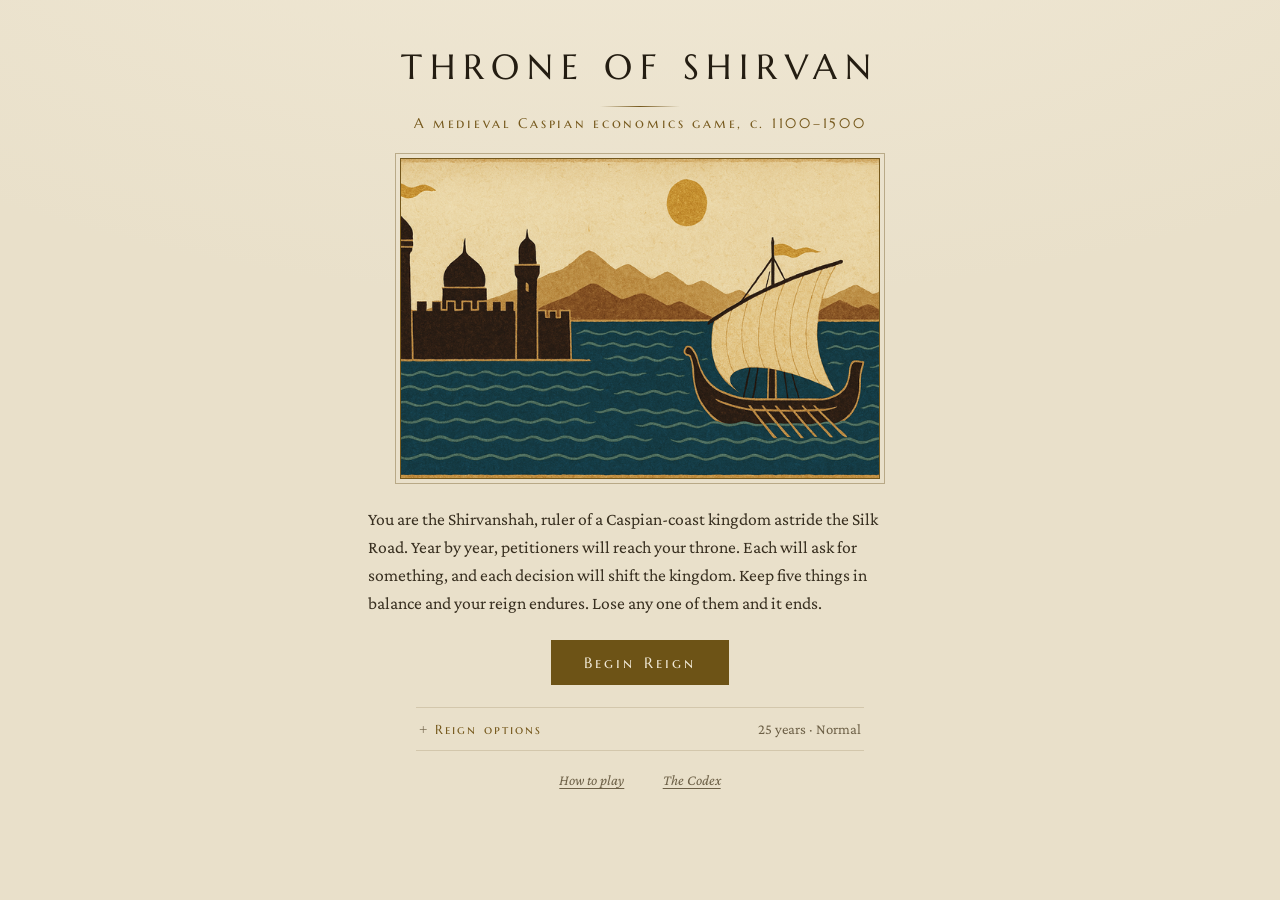
<file: index.html>
<!DOCTYPE html>
<html lang="en">
  <head>
    <meta charset="UTF-8" />
    <meta name="viewport" content="width=device-width, initial-scale=1.0" />
    <title>Throne of Shirvan</title>
    <meta
      name="description"
      content="A Reigns-style card game set in the medieval Shirvanshah court on the Caspian. Balance five stats across a reign; every choice teaches one piece of Caspian economic history."
    />
    <meta name="theme-color" content="#211c16" />
    <link
      rel="icon"
      href="data:image/svg+xml,%3Csvg xmlns='http://www.w3.org/2000/svg' viewBox='0 0 32 32'%3E%3Crect width='32' height='32' fill='%23211c16'/%3E%3Cpath d='M16 5l7 11-7 11-7-11z' fill='%23b08d3f'/%3E%3C/svg%3E"
    />
    <link rel="preconnect" href="https://fonts.googleapis.com" />
    <link rel="preconnect" href="https://fonts.gstatic.com" crossorigin />
    <!-- Browsers hold back the game's script until every ordinary stylesheet has
         loaded, so on a network that stalls Google Fonts the title screen would
         show with buttons that do nothing. Loading it as "print" and switching it
         on when it arrives keeps the fonts from ever blocking the game. -->
    <link
      href="https://fonts.googleapis.com/css2?family=Marcellus&family=Marcellus+SC&family=Crimson+Pro:ital,wght@0,400;0,500;0,600;1,400;1,500&display=swap"
      rel="stylesheet"
      media="print"
      onload="this.media = 'all'"
    />
    <link rel="stylesheet" href="src/style.css" />
  </head>
  <body>
    <main id="app">
      <header class="hud">
        <div class="hud-toggles">
        <button
          type="button"
          class="audio-toggle"
          id="audio-toggle"
          aria-pressed="false"
          aria-label="Music: off"
          title="Music"
        >
          <svg class="audio-icon" viewBox="0 0 24 24" aria-hidden="true">
            <path
              d="M9 18V6l10-2v12"
              stroke="currentColor"
              stroke-width="1.6"
              fill="none"
              stroke-linecap="round"
              stroke-linejoin="round"
            />
            <circle cx="6.5" cy="18" r="2.5" fill="currentColor" />
            <circle cx="16.5" cy="16" r="2.5" fill="currentColor" />
            <line
              class="audio-mute"
              x1="3"
              y1="3"
              x2="22"
              y2="22"
              stroke="currentColor"
              stroke-width="1.8"
              stroke-linecap="round"
            />
          </svg>
        </button>
        <button
          type="button"
          class="audio-toggle"
          id="sfx-toggle"
          aria-pressed="true"
          aria-label="Sound effects: on"
          title="Sound effects"
        >
          <svg class="audio-icon" viewBox="0 0 24 24" aria-hidden="true">
            <path d="M3 9v6h4l5 5V4L7 9H3z" fill="currentColor" />
            <path
              class="audio-wave"
              d="M16 7.5c1.4 1 2.3 2.7 2.3 4.5s-.9 3.5-2.3 4.5"
              stroke="currentColor"
              stroke-width="1.6"
              fill="none"
              stroke-linecap="round"
            />
            <path
              class="audio-wave"
              d="M19 5c2.2 1.7 3.6 4.2 3.6 7s-1.4 5.3-3.6 7"
              stroke="currentColor"
              stroke-width="1.6"
              fill="none"
              stroke-linecap="round"
            />
            <line
              class="audio-mute"
              x1="3"
              y1="3"
              x2="22"
              y2="22"
              stroke="currentColor"
              stroke-width="1.8"
              stroke-linecap="round"
            />
          </svg>
        </button>
        <button
          type="button"
          class="theme-toggle"
          id="theme-toggle"
          aria-label="Switch to light"
          title="Light or dark"
        >
          <svg class="theme-icon theme-icon-sun" viewBox="0 0 24 24" aria-hidden="true">
            <circle cx="12" cy="12" r="4.5" fill="none" stroke="currentColor" stroke-width="1.6" />
            <g stroke="currentColor" stroke-width="1.6" stroke-linecap="round">
              <line x1="12" y1="2.5" x2="12" y2="5" />
              <line x1="12" y1="19" x2="12" y2="21.5" />
              <line x1="2.5" y1="12" x2="5" y2="12" />
              <line x1="19" y1="12" x2="21.5" y2="12" />
              <line x1="5.4" y1="5.4" x2="7.2" y2="7.2" />
              <line x1="16.8" y1="16.8" x2="18.6" y2="18.6" />
              <line x1="5.4" y1="18.6" x2="7.2" y2="16.8" />
              <line x1="16.8" y1="7.2" x2="18.6" y2="5.4" />
            </g>
          </svg>
          <svg class="theme-icon theme-icon-moon" viewBox="0 0 24 24" aria-hidden="true">
            <path
              d="M19.5 14.2A8 8 0 0 1 9.8 4.5 8 8 0 1 0 19.5 14.2z"
              fill="none"
              stroke="currentColor"
              stroke-width="1.6"
              stroke-linejoin="round"
            />
          </svg>
        </button>
        </div>
        <h1>Throne of Shirvan</h1>
        <div class="hud-corner">
          <button type="button" class="about-link" id="about-link" aria-haspopup="dialog">How to play</button>
          <button type="button" class="about-link codex-link" id="codex-link" aria-haspopup="dialog">Codex <span class="codex-count" id="codex-count"></span></button>
        </div>
        <ul class="stats" id="stats" aria-label="Kingdom stats"></ul>
        <p class="counsel" id="counsel" role="status" hidden></p>
        <div class="reign" id="reign">
          <div class="timeline" id="timeline" aria-hidden="true"></div>
          <p class="reign-label">Year <span id="cards-played">1</span> of <span id="reign-length">25</span></p>
        </div>
        <section class="ambitions" id="ambitions" hidden aria-label="Ambitions for this reign">
          <h2>Ambitions</h2>
          <ul class="ambitions-list" id="ambitions-list"></ul>
        </section>
        <section class="court" id="court" hidden aria-label="The court">
          <h2>The Court</h2>
          <ul class="court-list" id="court-list"></ul>
        </section>
        <section class="matters" id="matters" hidden aria-label="Matters standing">
          <h2>Matters standing</h2>
          <ul class="matters-list" id="matters-list"></ul>
        </section>
        <p class="last-entry" id="last-entry" hidden></p>
      </header>

      <section class="card" id="card" tabindex="-1" aria-labelledby="speaker">
        <header class="card-header">
          <div class="card-emblem" id="card-emblem" aria-hidden="true" hidden></div>
          <div class="speaker-block">
            <p class="speaker" id="speaker"></p>
            <div class="affinity" id="affinity" hidden></div>
          </div>
        </header>
        <p class="card-cause" id="card-cause" hidden></p>
        <p class="scenario" id="scenario" aria-live="polite" aria-atomic="true"></p>
        <div class="outcome" id="outcome" aria-live="polite" hidden></div>
        <button type="button" class="concept-chip" id="concept-chip" hidden aria-expanded="false" aria-controls="concept-def concept-figure"></button>
        <p class="concept-def" id="concept-def" hidden></p>
        <figure class="concept-figure" id="concept-figure" hidden></figure>
        <p class="explanation" id="explanation" aria-live="polite" aria-atomic="true" hidden></p>
        <div class="options" id="options"></div>
      </section>
    </main>

    <section class="intro" id="intro" aria-hidden="false">
      <div class="intro-content">
        <h1 class="intro-title">Throne of Shirvan</h1>
        <p class="intro-subtitle">A medieval Caspian economics game, c. 1100&ndash;1500</p>
        <img
          class="intro-scene"
          src="assets/intro-scene-960.png"
          srcset="assets/intro-scene-640.png 640w, assets/intro-scene-960.png 960w, assets/intro-scene.png 1536w"
          sizes="(max-width: 30rem) 90vw, 30rem"
          width="1536"
          height="1024"
          alt="A Caspian coast scene with city walls, a tower, and a galley on the water"
        />
        <p class="intro-premise">
          You are the Shirvanshah, ruler of a Caspian-coast kingdom astride the Silk Road.
          Year by year, petitioners will reach your throne. Each will ask for something,
          and each decision will shift the kingdom. Keep five things in balance
          and your reign endures. Lose any one of them and it ends.
        </p>
        <p class="intro-file-note" id="file-note" role="alert" hidden>
          The game cannot run from a file opened straight off the disk. Close this tab and
          double-click <b>play.cmd</b> in the game's folder.
        </p>
        <div class="intro-actions">
          <button class="intro-begin" type="button" id="intro-begin">Begin Reign</button>
          <button class="intro-secondary" type="button" id="intro-secondary" hidden>Begin a New Reign</button>
        </div>
        <details class="intro-options" id="intro-options">
          <summary><span class="intro-options-label">Reign options</span><span class="intro-options-summary" id="intro-summary"></span></summary>
          <div class="intro-setup" id="intro-setup">
            <fieldset class="setup-group" id="reign-length-group">
              <legend>Reign length</legend>
              <label><input type="radio" name="reign-length" value="15" /> Short &middot; 15</label>
              <label><input type="radio" name="reign-length" value="25" checked /> Standard &middot; 25</label>
              <label><input type="radio" name="reign-length" value="40" /> Long &middot; 40</label>
            </fieldset>

            <fieldset class="setup-group difficulty" id="difficulty">
              <legend>Difficulty</legend>
              <label><input type="radio" name="difficulty" value="lenient" /> Lenient</label>
              <label><input type="radio" name="difficulty" value="normal" checked /> Normal</label>
              <label><input type="radio" name="difficulty" value="hard" /> Hard</label>
              <label><input type="radio" name="difficulty" value="custom" /> Custom</label>
            </fieldset>

            <fieldset class="setup-group custom-stats" id="custom-stats" hidden>
              <legend>Starting stats</legend>
              <!-- sliders injected by populateCustomStats() -->
            </fieldset>

            <fieldset class="setup-group modifiers" id="modifiers">
              <legend>Modifiers</legend>
              <label><input type="checkbox" name="modifier" value="predict" /><span><b>Predict the outcome.</b> Guess which stat moves most before each result.</span></label>
              <label><input type="checkbox" name="modifier" value="crisisHeavy" /><span><b>Crisis-prone court.</b> Crises strike at 20 and 80 instead of 15 and 85.</span></label>
              <label><input type="checkbox" name="modifier" value="volatile" /><span><b>Volatile fortunes.</b> Every stat swing is half again as large.</span></label>
            </fieldset>

            <label class="daily-toggle"><input type="checkbox" id="daily-toggle" /> Daily reign: the same deck for every player today</label>
          </div>
        </details>
        <div class="intro-links">
          <button class="intro-secondary" type="button" id="intro-help" aria-haspopup="dialog">How to play</button>
          <button class="intro-secondary" type="button" id="intro-codex" aria-haspopup="dialog">The Codex</button>
        </div>
      </div>
    </section>

    <div class="codex-overlay" id="help" hidden role="dialog" aria-modal="true" aria-label="How to play">
      <div class="codex-panel help-panel">
        <button type="button" class="codex-close" id="help-close" aria-label="Close">&times;</button>
        <h2 class="codex-heading">How to play</h2>
        <div class="help-body">
          <h3 class="codex-section">The reign</h3>
          <p>
            Each card is one year. A petitioner asks, you give one of two answers, and the
            five stats move. Reach the final year and the reign ends on your terms.
          </p>
          <h3 class="codex-section">The five stats</h3>
          <ul class="stat-key" id="stat-key"></ul>
          <p>
            A stat at 0 ends the reign. So does a stat at 100: a vault too full draws
            raiders, and an army too strong stops taking orders. Below 15 or above 85 a
            crisis can interrupt the year.
          </p>
          <h3 class="codex-section">The court</h3>
          <p>
            Nine courtiers remember how you answer them. After each choice the card says
            who approved and who did not. Carry one of them far enough either way and they
            come back with something larger.
          </p>
          <h3 class="codex-section">Ambitions</h3>
          <p>
            Each reign opens with three ambitions. They are optional. Each one met adds
            to the reign score.
          </p>
          <h3 class="codex-section">The Codex</h3>
          <p>
            Every card teaches one idea from economics. The Codex keeps the ideas you have
            met and the endings you have reached, from one reign to the next.
          </p>
          <h3 class="codex-section">Controls</h3>
          <dl class="help-keys">
            <dt><kbd>1</kbd> or <kbd>&larr;</kbd></dt>
            <dd>Give the first answer</dd>
            <dt><kbd>2</kbd> or <kbd>&rarr;</kbd></dt>
            <dd>Give the second answer</dd>
            <dt><kbd>Enter</kbd></dt>
            <dd>Continue</dd>
            <dt><kbd>H</kbd> &middot; <kbd>C</kbd></dt>
            <dd>Open this page &middot; open the Codex</dd>
            <dt>Touch</dt>
            <dd>Swipe the card toward an answer, or tap it</dd>
            <dt>Underlined words</dt>
            <dd>Hover or tap for a definition</dd>
          </dl>
          <div class="help-actions">
            <button type="button" class="report-share" id="help-tour">Show the walkthrough</button>
            <button type="button" class="report-share" id="help-title">Title screen</button>
          </div>
        </div>
      </div>
    </div>

    <div class="codex-overlay" id="codex" hidden role="dialog" aria-modal="true" aria-label="The Codex">
      <div class="codex-panel">
        <button type="button" class="codex-close" id="codex-close" aria-label="Close the Codex">&times;</button>
        <h2 class="codex-heading">The Codex</h2>
        <div class="codex-body" id="codex-body"></div>
      </div>
    </div>

    <script>
      // The game is an ES module, and browsers will not load one from file://.
      // Without this the title screen would sit there with buttons that do nothing.
      if (location.protocol === "file:") {
        document.getElementById("file-note").hidden = false;
        document.querySelectorAll("#intro button").forEach(function (b) {
          b.disabled = true;
        });
      }
    </script>
    <script type="module" src="src/game.js" defer></script>
  </body>
</html>
</file>
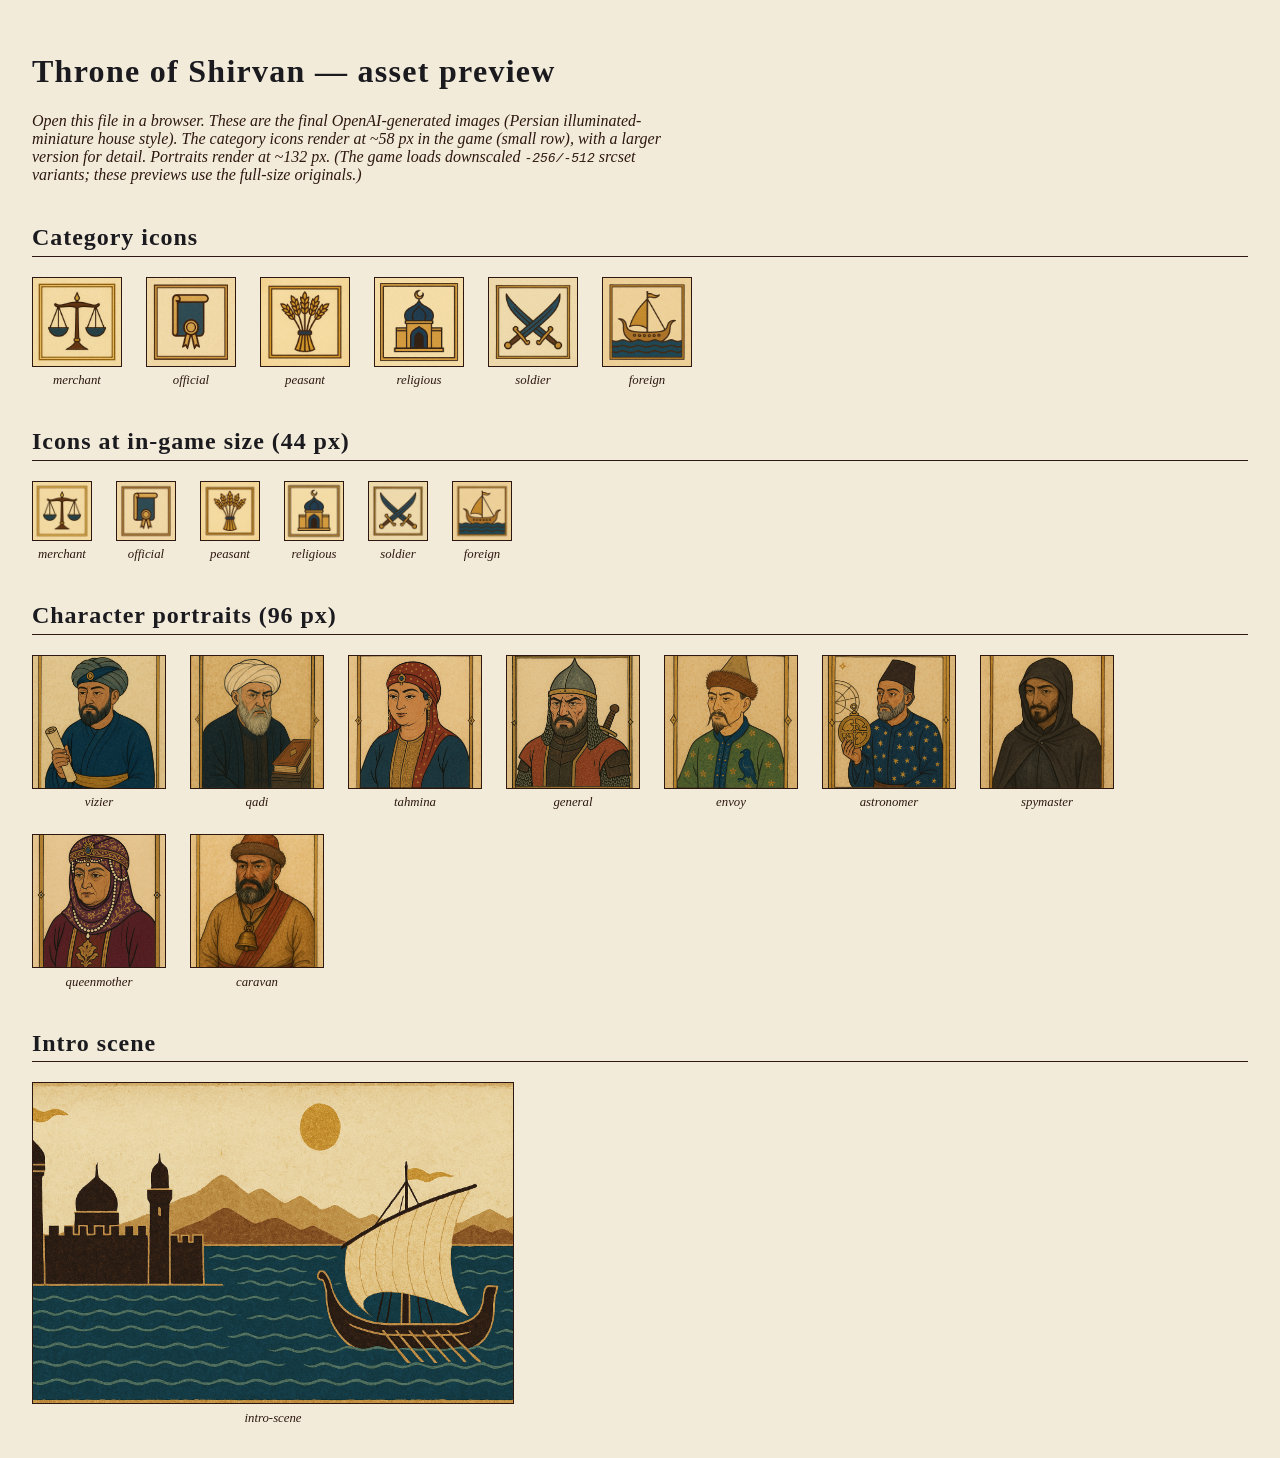
<file: assets/preview.html>
<!DOCTYPE html>
<html lang="en">
  <head>
    <meta charset="UTF-8" />
    <meta name="viewport" content="width=device-width, initial-scale=1.0" />
    <title>Throne of Shirvan — asset preview</title>
    <style>
      body {
        margin: 0;
        padding: 2rem;
        background: #f3ebd9;
        color: #1a1a1f;
        font-family: Georgia, serif;
      }
      h1, h2 { font-weight: 600; letter-spacing: 0.04em; }
      h2 { border-bottom: 1px solid #2c1810; padding-bottom: 0.3rem; margin-top: 2.5rem; }
      .row { display: flex; flex-wrap: wrap; gap: 1.5rem; }
      .cell { text-align: center; }
      .cell img { display: block; background: #e6dcc4; border: 1px solid #2c1810; }
      .cell .label { font-size: 0.8rem; font-style: italic; margin-top: 0.4rem; color: #2c1810; }
      .ingame { display: flex; align-items: center; gap: 0.6rem; background: #e6dcc4; border: 1px solid #2c1810; padding: 0.9rem; max-width: 30rem; margin-top: 0.5rem; }
      .ingame img { display: block; }
      .note { font-style: italic; color: #2c1810; max-width: 40rem; }
    </style>
  </head>
  <body>
    <h1>Throne of Shirvan — asset preview</h1>
    <p class="note">Open this file in a browser. These are the final OpenAI-generated images (Persian illuminated-miniature house style). The category icons render at ~58&nbsp;px in the game (small row), with a larger version for detail. Portraits render at ~132&nbsp;px. (The game loads downscaled <code>-256/-512</code> srcset variants; these previews use the full-size originals.)</p>

    <h2>Category icons</h2>
    <div class="row" id="icons"></div>

    <h2>Icons at in-game size (44&nbsp;px)</h2>
    <div class="row" id="icons-small"></div>

    <h2>Character portraits (96&nbsp;px)</h2>
    <div class="row" id="portraits"></div>

    <h2>Intro scene</h2>
    <div class="row" id="intro"></div>

    <script>
      const icons = ["merchant", "official", "peasant", "religious", "soldier", "foreign"];
      const portraits = ["vizier", "qadi", "tahmina", "general", "envoy", "astronomer", "spymaster", "queenmother", "caravan"];
      const big = document.getElementById("icons");
      const small = document.getElementById("icons-small");
      for (const i of icons) {
        big.insertAdjacentHTML("beforeend",
          `<div class="cell"><img src="icons/${i}.png" width="88" height="88" alt="${i}"><div class="label">${i}</div></div>`);
        small.insertAdjacentHTML("beforeend",
          `<div class="cell"><img src="icons/${i}.png" width="58" height="58" alt="${i}"><div class="label">${i}</div></div>`);
      }
      const port = document.getElementById("portraits");
      for (const p of portraits) {
        port.insertAdjacentHTML("beforeend",
          `<div class="cell"><img src="portraits/${p}.png" width="132" height="132" alt="${p}"><div class="label">${p}</div></div>`);
      }
      document.getElementById("intro").insertAdjacentHTML("beforeend",
        `<div class="cell"><img src="intro-scene.png" width="480" alt="intro scene"><div class="label">intro-scene</div></div>`);
    </script>
  </body>
</html>
</file>
<file: src/style.css>
/* ==================================================================
   Throne of Shirvan — "Stone & Brass"
   The Shirvanshahs' palace as an instrument: carved stone ground,
   brass fittings, engraved small caps, hairline rules instead of
   boxes. Two themes: basalt (dark, default) and sandstone (light).
   Type: Marcellus (display) · Marcellus SC (labels) · Crimson Pro (text).
   ================================================================== */

:root {
  /* --- basalt (dark) --- */
  --ground: #211c16;
  --ground-2: #2a241c;
  --ground-3: #16120d; /* recessed: tooltips, scrims, codex overlay panel edge */
  --text: #d3c5a2;
  --text-bright: #e6dab8;
  --text-dim: #a2957a;
  --brass: #b08d3f;
  --brass-bright: #cfa952;
  --brass-ink: #211c16; /* text on solid brass */
  --ember: #cf7048;
  --ember-strong: #c4633e;
  --moss: #93a873;
  --sea: #7ba2b0;
  --hairline: rgba(176, 141, 63, 0.32);
  --hairline-soft: rgba(176, 141, 63, 0.16);
  --gauge-bg: rgba(211, 197, 163, 0.12);
  --tint: rgba(176, 141, 63, 0.07);
  --scrim: rgba(10, 8, 5, 0.68);
  --stat-treasury: #c9a04b;
  --stat-people: #8ba26a;
  --stat-military: #b06a52;
  --stat-faith: #6e9aa8;
  --stat-naphtha: #8a7150;
  --mood: var(--brass);
  --mood-glow: rgba(176, 141, 63, 0.14);
}

@media (prefers-color-scheme: light) {
  :root {
    --ground: #e9e0ca;
    --ground-2: #f1e9d6;
    --ground-3: #ddd2b6;
    --text: #382f20;
    --text-bright: #241d12;
    --text-dim: #6d6047;
    --brass: #76591d;
    --brass-bright: #6d5316;
    --brass-ink: #f1e9d6;
    --ember: #96351f;
    --ember-strong: #96351f;
    --moss: #4d6440;
    --sea: #2c5b6e;
    --hairline: rgba(110, 86, 34, 0.4);
    --hairline-soft: rgba(110, 86, 34, 0.18);
    --gauge-bg: rgba(56, 47, 32, 0.14);
    --tint: rgba(110, 86, 34, 0.06);
    --scrim: rgba(56, 44, 24, 0.45);
    --stat-treasury: #a07f2e;
    --stat-people: #5d7548;
    --stat-military: #94502f;
    --stat-faith: #38657a;
    --stat-naphtha: #6d5a42;
    --mood-glow: rgba(138, 106, 36, 0.12);
  }
}

:root[data-theme="dark"] {
  --ground: #211c16;
  --ground-2: #2a241c;
  --ground-3: #16120d;
  --text: #d3c5a2;
  --text-bright: #e6dab8;
  --text-dim: #a2957a;
  --brass: #b08d3f;
  --brass-bright: #cfa952;
  --brass-ink: #211c16;
  --ember: #cf7048;
  --ember-strong: #c4633e;
  --moss: #93a873;
  --sea: #7ba2b0;
  --hairline: rgba(176, 141, 63, 0.32);
  --hairline-soft: rgba(176, 141, 63, 0.16);
  --gauge-bg: rgba(211, 197, 163, 0.12);
  --tint: rgba(176, 141, 63, 0.07);
  --scrim: rgba(10, 8, 5, 0.68);
  --stat-treasury: #c9a04b;
  --stat-people: #8ba26a;
  --stat-military: #b06a52;
  --stat-faith: #6e9aa8;
  --stat-naphtha: #8a7150;
  --mood-glow: rgba(176, 141, 63, 0.14);
}

:root[data-theme="light"] {
  --ground: #e9e0ca;
  --ground-2: #f1e9d6;
  --ground-3: #ddd2b6;
  --text: #382f20;
  --text-bright: #241d12;
  --text-dim: #6d6047;
  --brass: #76591d;
  --brass-bright: #6d5316;
  --brass-ink: #f1e9d6;
  --ember: #96351f;
  --ember-strong: #96351f;
  --moss: #4d6440;
  --sea: #2c5b6e;
  --hairline: rgba(110, 86, 34, 0.4);
  --hairline-soft: rgba(110, 86, 34, 0.18);
  --gauge-bg: rgba(56, 47, 32, 0.14);
  --tint: rgba(110, 86, 34, 0.06);
  --scrim: rgba(56, 44, 24, 0.45);
  --stat-treasury: #a07f2e;
  --stat-people: #5d7548;
  --stat-military: #94502f;
  --stat-faith: #38657a;
  --stat-naphtha: #6d5a42;
  --mood-glow: rgba(138, 106, 36, 0.12);
}

/* Octagonal frame used for portraits and icons */
:root {
  --octagon: polygon(30% 0, 70% 0, 100% 30%, 100% 70%, 70% 100%, 30% 100%, 0 70%, 0 30%);
}

* {
  box-sizing: border-box;
}

body {
  margin: 0;
  padding: 1.75rem 1rem 2.5rem;
  min-height: 100vh;
  background-color: var(--ground);
  background-image:
    radial-gradient(140% 90% at 50% -20%, var(--ground-2), transparent 60%),
    repeating-linear-gradient(115deg, transparent 0 3px, rgba(255, 240, 210, 0.012) 3px 6px);
  color: var(--text);
  font-family: "Crimson Pro", Georgia, serif;
  font-size: 1.0625rem;
  line-height: 1.55;
}

#app {
  max-width: 44rem;
  margin: 0 auto;
}

h1,
h2,
h3 {
  font-family: "Marcellus", Georgia, serif;
  font-weight: 400;
  margin: 0 0 0.5rem;
}

button {
  font-family: inherit;
}

/* ------------------------------------------------------------------ */
/* HUD — the instrument panel                                          */
/* ------------------------------------------------------------------ */

.hud {
  display: grid;
  grid-template-columns: auto 1fr;
  align-items: start;
  border-bottom: 1px solid var(--hairline);
  padding-bottom: 1rem;
  margin-bottom: 1.6rem;
}

.hud-toggles {
  display: flex;
  gap: 0.15rem;
  grid-column: 1;
  grid-row: 1;
}

.hud-corner {
  grid-column: 2;
  grid-row: 1;
  display: flex;
  justify-content: flex-end;
  align-items: center;
  gap: 1.1rem;
}

.hud > h1 {
  grid-column: 1 / -1;
  grid-row: 2;
  text-align: center;
  font-size: 1.3rem;
  letter-spacing: 0.24em;
  text-transform: uppercase;
  color: var(--text-bright);
  margin: 0.5rem 0 0.25rem;
}

.hud .stats,
.hud .reign,
.hud .court,
.hud .matters,
.hud .last-entry {
  grid-column: 1 / -1;
}

.about-link {
  background: none;
  border: none;
  color: var(--text-dim);
  font-family: "Marcellus SC", Georgia, serif;
  font-size: 0.78rem;
  letter-spacing: 0.12em;
  cursor: pointer;
  padding: 0.25rem 0.1rem;
}

.about-link:hover,
.about-link:focus-visible {
  color: var(--brass-bright);
  outline: none;
}

/* Audio + theme toggles */
.audio-toggle,
.theme-toggle {
  background: none;
  border: none;
  color: var(--text-dim);
  padding: 0.25rem 0.35rem;
  cursor: pointer;
  line-height: 0;
}

.audio-toggle:hover,
.audio-toggle:focus-visible,
.theme-toggle:hover,
.theme-toggle:focus-visible {
  color: var(--brass-bright);
  outline: none;
}

.audio-icon,
.theme-icon {
  width: 1.2rem;
  height: 1.2rem;
  display: block;
}

.audio-toggle[aria-pressed="false"] .audio-wave {
  display: none;
}

.audio-toggle[aria-pressed="true"] .audio-mute {
  display: none;
}

/* Theme toggle shows the theme you would switch TO */
:root[data-theme="light"] .theme-icon-moon,
:root:not([data-theme="dark"]) .theme-icon-moon {
  display: block;
}
:root[data-theme="light"] .theme-icon-sun,
:root:not([data-theme="dark"]) .theme-icon-sun {
  display: none;
}
:root[data-theme="dark"] .theme-icon-sun {
  display: block;
}
:root[data-theme="dark"] .theme-icon-moon {
  display: none;
}
@media (prefers-color-scheme: dark) {
  :root:not([data-theme="light"]) .theme-icon-sun {
    display: block;
  }
  :root:not([data-theme="light"]) .theme-icon-moon {
    display: none;
  }
}

/* Panel headings shared by the dashboard sections */
.panel-heading,
.ambitions > h2,
.court > h2,
.matters > h2 {
  display: flex;
  align-items: center;
  gap: 0.7rem;
  font-family: "Marcellus SC", Georgia, serif;
  font-size: 0.72rem;
  letter-spacing: 0.26em;
  color: var(--brass);
  margin: 0 0 0.45rem;
}

.panel-heading::after,
.ambitions > h2::after,
.court > h2::after,
.matters > h2::after {
  content: "";
  flex: 1;
  height: 1px;
  background: linear-gradient(90deg, var(--hairline), transparent);
}

/* --- Stats: notched gauges --- */

.stats {
  list-style: none;
  display: flex;
  flex-direction: column;
  gap: 0.35rem;
  padding: 0.85rem 0 0.6rem;
  margin: 0.4rem 0 0.2rem;
}

.stat {
  position: relative;
  display: grid;
  grid-template-columns: 5.6rem 1fr 2.4rem;
  align-items: center;
  gap: 0.65rem;
}

.stat-name {
  font-family: "Marcellus SC", Georgia, serif;
  font-size: 0.78rem;
  letter-spacing: 0.12em;
  color: var(--text-dim);
  transition: color 200ms ease;
}

.stat-track {
  position: relative;
  height: 9px;
  background: var(--gauge-bg);
}

/* danger ticks at the crisis thresholds */
.stat-track::before {
  content: "";
  position: absolute;
  inset: -3px 0;
  z-index: 2;
  pointer-events: none;
  background:
    linear-gradient(90deg, transparent calc(15% - 1px), var(--ember) calc(15% - 1px) 15%, transparent 15%),
    linear-gradient(90deg, transparent calc(85% - 1px), var(--ember) calc(85% - 1px) 85%, transparent 85%);
  opacity: 0.55;
}

/* the notches: hairline gaps every 5% cut into fill and track alike */
.stat-track::after {
  content: "";
  position: absolute;
  inset: 0;
  z-index: 1;
  pointer-events: none;
  background: repeating-linear-gradient(
    90deg,
    transparent 0 calc(5% - 2px),
    var(--ground) calc(5% - 2px) 5%
  );
}

.stat-fill {
  height: 100%;
  width: 0%;
  background: var(--stat-color, var(--brass));
  transition: width 400ms ease-out;
}

.stat-value {
  font-family: "Marcellus", Georgia, serif;
  font-size: 0.92rem;
  color: var(--text);
  text-align: right;
  font-variant-numeric: tabular-nums;
}

[data-stat="treasury"] { --stat-color: var(--stat-treasury); }
[data-stat="people"]   { --stat-color: var(--stat-people); }
[data-stat="military"] { --stat-color: var(--stat-military); }
[data-stat="faith"]    { --stat-color: var(--stat-faith); }
[data-stat="naphtha"]  { --stat-color: var(--stat-naphtha); }

.stat.warning .stat-name,
.stat.warning .stat-value {
  color: var(--ember);
}

.stat[data-tooltip] {
  cursor: help;
}

.stat[data-tooltip]:hover::after,
.stat[data-tooltip]:focus-within::after {
  content: attr(data-tooltip);
  position: absolute;
  top: calc(100% + 0.35rem);
  left: 0;
  max-width: 22rem;
  background: var(--ground-3);
  color: var(--text);
  border: 1px solid var(--hairline);
  font-size: 0.88rem;
  letter-spacing: normal;
  text-transform: none;
  padding: 0.4rem 0.7rem;
  white-space: normal;
  z-index: 60;
  pointer-events: none;
}

.stat[tabindex]:focus {
  outline: none;
}

.stat[tabindex]:focus-visible {
  outline: 2px solid var(--brass-bright);
  outline-offset: 2px;
}

.stat-delta {
  position: absolute;
  right: 3.05rem;
  bottom: -0.15rem;
  padding: 0 0.35rem;
  background: var(--ground);
  font-family: "Marcellus SC", Georgia, serif;
  font-size: 0.9rem;
  letter-spacing: 0.04em;
  font-variant-numeric: tabular-nums;
  pointer-events: none;
  z-index: 30;
  animation: float-delta 1400ms ease-out forwards;
}

.stat-delta.positive { color: var(--moss); }
.stat-delta.negative { color: var(--ember); }

@keyframes float-delta {
  0%   { opacity: 0; transform: translate(0, 0.2rem); }
  15%  { opacity: 1; transform: translate(0, 0); }
  70%  { opacity: 1; transform: translate(0, -0.35rem); }
  100% { opacity: 0; transform: translate(0, -0.7rem); }
}

.stat-delta-note {
  display: block;
  font-family: "Crimson Pro", Georgia, serif;
  font-style: italic;
  font-weight: 400;
  font-size: 0.62rem;
  letter-spacing: 0.02em;
  color: var(--text-dim);
  text-align: right;
}

.stat.pulse .stat-track {
  animation: stat-pulse 600ms ease-out;
}
@keyframes stat-pulse {
  0% { box-shadow: none; }
  30% { box-shadow: 0 0 0 2px var(--brass); }
  100% { box-shadow: none; }
}
.stat.pulse.pulse-down .stat-track {
  animation-name: stat-pulse-down;
}
@keyframes stat-pulse-down {
  0% { box-shadow: none; }
  30% { box-shadow: 0 0 0 2px var(--ember); }
  100% { box-shadow: none; }
}

/* --- Reign track --- */

.reign {
  margin: 0;
  color: var(--text-dim);
}

.timeline {
  display: flex;
  gap: 2.5px;
  margin: 0.45rem 0 0.3rem;
}
.tl-notch {
  flex: 1 1 0;
  height: 5px;
  background: var(--gauge-bg);
  transition: background-color 200ms ease;
}
.tl-notch.filled {
  background: var(--brass);
}
.tl-notch.current {
  background: var(--brass-bright);
  opacity: 0.5;
}
.tl-notch.act-start {
  margin-left: 8px;
}
.reign-label {
  margin: 0;
  font-family: "Marcellus SC", Georgia, serif;
  font-size: 0.75rem;
  letter-spacing: 0.16em;
  color: var(--text-dim);
}
.reign.final-year .reign-label {
  color: var(--ember);
}
.reign.final-year .reign-label::after {
  content: " · Final year";
  letter-spacing: 0.1em;
}

/* --- The court (dashboard roster) --- */

.ambitions,
.court,
.matters {
  margin-top: 1.1rem;
}
.ambitions[hidden],
.court[hidden],
.matters[hidden],
.counsel[hidden],
.last-entry[hidden] {
  display: none;
}

.court-list,
.matters-list {
  list-style: none;
  margin: 0;
  padding: 0;
}

.court-row {
  display: grid;
  grid-template-columns: 30px 1fr auto;
  gap: 0.6rem;
  align-items: center;
  padding: 0.26rem 0;
}

.court-row img {
  width: 30px;
  height: 30px;
  object-fit: cover;
  clip-path: var(--octagon);
  filter: saturate(0.85);
}

.court-row .court-name {
  font-size: 0.98rem;
  color: var(--text);
  white-space: nowrap;
  overflow: hidden;
  text-overflow: ellipsis;
}

.court-pips {
  display: flex;
  gap: 3.5px;
}
.court-pips i {
  width: 6px;
  height: 6px;
  transform: rotate(45deg);
  background: var(--gauge-bg);
}
.court-pips i.on { background: var(--brass); }
.court-pips i.off { background: var(--ember); }

.matters-list li {
  font-size: 0.92rem;
  color: var(--text-dim);
  padding: 0.22rem 0 0.22rem 1rem;
  position: relative;
  line-height: 1.4;
}
.matters-list li::before {
  content: "—";
  position: absolute;
  left: 0;
  color: var(--brass);
}
.matters-list b {
  color: var(--text);
  font-weight: 500;
}

.last-entry {
  margin: 1rem 0 0;
  font-style: italic;
  font-size: 0.92rem;
  color: var(--text-dim);
  line-height: 1.4;
}

/* ------------------------------------------------------------------ */
/* The card — an audience, not a box                                   */
/* ------------------------------------------------------------------ */

.card {
  position: relative;
  border-top: 2px solid var(--brass);
  padding: 1.4rem 0.2rem 0.5rem;
  transition: opacity 150ms ease, transform 180ms ease;
  transform-origin: center center;
  touch-action: pan-y;
}

.card:focus {
  outline: none;
}

.card.fading {
  opacity: 0;
  transform: translateY(3px);
}

.card[data-swiping] {
  cursor: grabbing;
}

.card-header {
  display: flex;
  align-items: center;
  gap: 1rem;
  margin: 0 0 1rem;
}

.card-emblem {
  flex-shrink: 0;
  line-height: 0;
  position: relative;
}

.card-emblem[hidden] {
  display: none;
}

.card-emblem img {
  display: block;
  position: relative;
}

.card-emblem[data-kind="portrait"] {
  padding: 3px;
}
.card-emblem[data-kind="portrait"]::before {
  content: "";
  position: absolute;
  inset: 0;
  clip-path: var(--octagon);
  background: var(--brass);
  opacity: 0.85;
}
.card-emblem[data-kind="portrait"] img {
  width: 104px;
  height: 104px;
  object-fit: cover;
  clip-path: var(--octagon);
}

.card-emblem[data-kind="icon"] {
  padding: 2px;
}
.card-emblem[data-kind="icon"]::before {
  content: "";
  position: absolute;
  inset: 0;
  clip-path: var(--octagon);
  background: var(--brass);
  opacity: 0.6;
}
.card-emblem[data-kind="icon"] img {
  width: 52px;
  height: 52px;
  object-fit: cover;
  clip-path: var(--octagon);
}

.speaker {
  font-family: "Marcellus", Georgia, serif;
  color: var(--text-bright);
  font-size: 1.15rem;
  letter-spacing: 0.06em;
  text-transform: none;
}

.card-header .speaker {
  margin: 0;
}

.speaker-block {
  flex: 1;
  min-width: 0;
}

/* Speaker accents: recurring characters get their own metal */
.speaker[data-speaker-type="vizier"]      { color: var(--moss); }
.speaker[data-speaker-type="qadi"]        { color: var(--sea); }
.speaker[data-speaker-type="tahmina"]     { color: var(--brass-bright); }
.speaker[data-speaker-type="general"]     { color: var(--ember); }
.speaker[data-speaker-type="envoy"]       { color: var(--text-dim); }
.speaker[data-speaker-type="astronomer"]  { color: var(--sea); }
.speaker[data-speaker-type="spymaster"]   { color: var(--text-dim); }
.speaker[data-speaker-type="queenmother"] { color: var(--brass-bright); }
.speaker[data-speaker-type="caravan"]     { color: var(--ember); }

.affinity {
  display: flex;
  align-items: center;
  gap: 0.18rem;
  margin-top: 0.3rem;
}

.affinity[hidden] {
  display: none;
}

.affinity-dot {
  width: 0.4rem;
  height: 0.4rem;
  transform: rotate(45deg);
  background: var(--gauge-bg);
  display: inline-block;
}

.affinity-dot.filled {
  background: var(--brass);
}

.affinity-axis {
  width: 1px;
  height: 0.7rem;
  background: var(--hairline);
  margin: 0 0.25rem;
  display: inline-block;
}

.affinity-word {
  font-family: "Marcellus SC", Georgia, serif;
  font-size: 0.68rem;
  letter-spacing: 0.14em;
  color: var(--text-dim);
  margin-right: 0.35rem;
}
.affinity-num {
  font-family: "Marcellus", Georgia, serif;
  font-size: 0.72rem;
  color: var(--text-dim);
  margin-left: 0.35rem;
  font-variant-numeric: tabular-nums;
}

.scenario {
  font-size: 1.28rem;
  line-height: 1.55;
  color: var(--text-bright);
  margin: 0 0 1.4rem;
  max-width: 58ch;
}

/* the illuminated initial */
.scenario::first-letter,
.explanation::first-letter {
  font-family: "Marcellus", Georgia, serif;
  font-size: 2.9em;
  line-height: 0.8;
  float: left;
  padding: 0.06em 0.09em 0 0;
  color: var(--ember-strong);
}

.explanation {
  font-style: normal;
  margin: 0 0 1.4rem;
  color: var(--text);
  font-size: 1.09rem;
  line-height: 1.62;
  max-width: 58ch;
  white-space: pre-wrap;
}

/* Concept inlay + definition */
.concept-chip {
  display: inline-block;
  margin: 0 0 0.8rem;
  padding: 0.3rem 0.85rem;
  background: var(--tint);
  color: var(--brass-bright);
  border: 1px solid var(--hairline);
  border-left: 3px solid var(--brass);
  font-family: "Marcellus SC", Georgia, serif;
  font-size: 0.76rem;
  letter-spacing: 0.18em;
  cursor: pointer;
  appearance: none;
  -webkit-appearance: none;
}
.concept-chip[hidden] {
  display: none;
}
.concept-chip:hover,
.concept-chip:focus-visible {
  border-color: var(--brass);
  outline: none;
}

.concept-def {
  margin: 0 0 1rem;
  font-style: normal;
  font-size: 0.95rem;
  line-height: 1.5;
  color: var(--text-dim);
  max-width: 58ch;
}
.concept-def::before {
  content: "Definition  ";
  font-family: "Marcellus SC", Georgia, serif;
  font-size: 0.7rem;
  letter-spacing: 0.18em;
  color: var(--brass);
}
.concept-def[hidden] {
  display: none;
}

/* --- Concept diagrams (drawn by src/diagrams.js) --- */

.concept-figure {
  margin: 0 0 1.2rem;
  max-width: 25rem;
}
.concept-figure[hidden] {
  display: none;
}
.concept-figure figcaption {
  margin-top: 0.35rem;
  font-size: 0.92rem;
  line-height: 1.45;
  color: var(--text-dim);
  max-width: 58ch;
}
.dg {
  display: block;
  width: 100%;
  height: auto;
  overflow: visible;
}
.dg-axis,
.dg-grid {
  fill: none;
  stroke: var(--text-dim);
  stroke-width: 1;
}
.dg-grid {
  stroke: var(--hairline-soft);
}
.dg-curve,
.dg-accent,
.dg-policy,
.dg-branch {
  fill: none;
  stroke-width: 2;
  stroke-linecap: round;
  stroke-linejoin: round;
}
.dg-curve {
  stroke: var(--text);
}
.dg-accent {
  stroke: var(--brass);
}
.dg-policy {
  stroke: var(--sea);
}
.dg-branch {
  stroke: var(--text-dim);
  stroke-width: 1.25;
}
.dg-chosen {
  stroke: var(--brass);
  stroke-width: 2.5;
}
.dg-struck {
  stroke-dasharray: 3 4;
}
.dg-strike {
  fill: none;
  stroke: var(--ember);
  stroke-width: 2;
  stroke-linecap: round;
}
.dg-guide {
  fill: none;
  stroke: var(--text-dim);
  stroke-width: 1;
  stroke-dasharray: 1.5 3;
}
.dg-span,
.dg-arrow {
  fill: none;
  stroke: var(--text);
  stroke-width: 1.5;
}
.dg-span-accent {
  stroke: var(--brass);
}
.dg-span-loss {
  stroke: var(--ember);
  stroke-width: 2.5;
}
.dg-arrow-head {
  fill: var(--text);
}
.dg-loss {
  fill: var(--ember);
  fill-opacity: 0.24;
}
.dg-gain {
  fill: var(--moss);
  fill-opacity: 0.3;
}
.dg-zone {
  fill: var(--brass);
  fill-opacity: 0.18;
}
.dg-dot {
  fill: var(--text-bright);
  stroke: var(--ground);
  stroke-width: 2;
}
.dg-node {
  fill: var(--text-bright);
}
.dg-leaf {
  fill: var(--text-dim);
}
.dg-coin {
  fill: var(--brass);
  fill-opacity: 0.22;
  stroke: var(--brass);
  stroke-width: 1.5;
}
.dg-coin-ring {
  fill: none;
  stroke: var(--brass);
  stroke-width: 1;
}
.dg-cell {
  fill: transparent;
  stroke: var(--hairline);
  stroke-width: 1;
}
.dg-cell-mark {
  fill: var(--ember);
  fill-opacity: 0.16;
  stroke: var(--ember);
}
.dg-cell-good {
  fill: var(--moss);
  fill-opacity: 0.2;
  stroke: var(--moss);
}
.dg-text,
.dg-tick {
  fill: var(--text);
  font-family: "Crimson Pro", Georgia, serif;
  font-size: 12px;
}
.dg-tick {
  fill: var(--text-dim);
  font-size: 11.5px;
}
.dg-sub {
  font-size: 8.5px;
}
.dg-small {
  font-size: 11px;
}
.dg-dim {
  fill: var(--text-dim);
}
.dg-strong {
  fill: var(--text-bright);
  font-weight: 600;
}
.dg-eq {
  font-style: italic;
  font-size: 14px;
}
.dg-axis-label,
.dg-tag {
  fill: var(--text-dim);
  font-family: "Marcellus SC", Georgia, serif;
  font-size: 9px;
  letter-spacing: 0.12em;
}
.dg-tag {
  fill: var(--brass);
}

@media (forced-colors: active) {
  .dg-axis,
  .dg-grid,
  .dg-curve,
  .dg-accent,
  .dg-policy,
  .dg-branch,
  .dg-guide,
  .dg-span,
  .dg-arrow,
  .dg-strike,
  .dg-cell,
  .dg-coin,
  .dg-coin-ring {
    stroke: CanvasText;
  }
  .dg-accent,
  .dg-chosen {
    stroke: Highlight;
  }
  .dg-text,
  .dg-tick,
  .dg-axis-label,
  .dg-tag,
  .dg-dot,
  .dg-node,
  .dg-leaf,
  .dg-arrow-head {
    fill: CanvasText;
  }
  .dg-loss,
  .dg-gain,
  .dg-zone,
  .dg-cell-mark,
  .dg-cell-good {
    fill: Highlight;
  }
}

/* --- Options --- */

.options {
  display: flex;
  flex-direction: column;
  gap: 0.7rem;
  max-width: 62ch;
}

.options button {
  font-size: 1.05rem;
  background: linear-gradient(90deg, var(--tint), transparent 45%);
  color: var(--text-bright);
  border: 1px solid var(--hairline);
  border-radius: 0;
  padding: 0.75rem 0.95rem;
  cursor: pointer;
  text-align: left;
  display: flex;
  align-items: center;
  flex-wrap: wrap;
  row-gap: 0;
  gap: 0.7rem;
  width: 100%;
  transition: border-color 150ms ease, background-color 150ms ease, transform 90ms ease;
}

.options button .option-label {
  flex: 1;
}

.options button:hover {
  border-color: var(--brass);
  background-color: var(--tint);
}

.options button:active {
  transform: translateY(1px);
}

.options button:focus-visible {
  border-color: var(--brass);
  outline: 2px solid var(--brass-bright);
  outline-offset: 2px;
}

.options button.swipe-target {
  border-color: var(--brass);
  background: var(--tint);
}

/* the Continue / Begin action reads as the one solid control */
.options button[data-continue] {
  background: var(--brass);
  color: var(--brass-ink);
  border-color: var(--brass);
  font-family: "Marcellus SC", Georgia, serif;
  font-size: 0.92rem;
  letter-spacing: 0.18em;
  justify-content: center;
}
.options button[data-continue]:hover,
.options button[data-continue]:focus-visible {
  background: var(--brass-bright);
  border-color: var(--brass-bright);
}
.options button[data-continue] .option-label {
  flex: 0 1 auto;
}

.key-hint {
  display: inline-flex;
  align-items: center;
  justify-content: center;
  min-width: 1.35rem;
  padding: 0.08rem 0.35rem;
  font-family: "Marcellus", Georgia, serif;
  font-size: 0.75rem;
  color: var(--brass);
  border: 1px solid var(--hairline);
  background: transparent;
}

.options button[data-continue] .key-hint {
  color: var(--brass-ink);
  border-color: rgba(0, 0, 0, 0.25);
}

.key-hint-continue {
  font-size: 0.9rem;
  letter-spacing: 0;
}

.option-preview {
  width: 100%;
  display: flex;
  flex-wrap: wrap;
  gap: 0.3rem 0.9rem;
  margin-top: 0.4rem;
  padding-left: 2rem;
  font-family: "Marcellus SC", Georgia, serif;
  font-size: 0.74rem;
  letter-spacing: 0.1em;
  font-variant-numeric: tabular-nums;
}

.option-preview-chip {
  white-space: nowrap;
  color: var(--text-dim);
}
.option-preview-chip.positive { color: var(--moss); }
.option-preview-chip.negative { color: var(--ember); }
.option-preview-chip.fatal {
  color: var(--ember);
  border: 1px solid var(--ember);
  padding: 0 0.45rem;
}

@media (hover: none), (pointer: coarse) {
  .option-preview {
    display: flex;
  }
}

/* Crisis / arc ribbons */
.card[data-card-type="crisis"]::before,
.card[data-card-type="arc"]::before {
  position: absolute;
  top: -2px;
  right: 0;
  font-family: "Marcellus SC", Georgia, serif;
  font-size: 0.66rem;
  letter-spacing: 0.22em;
  padding: 0.22rem 0.7rem;
  z-index: 5;
}
.card[data-card-type="crisis"] {
  border-top-color: var(--ember-strong);
}
.card[data-card-type="crisis"]::before {
  content: "Crisis";
  background: var(--ember-strong);
  color: var(--ground);
}
.card[data-card-type="crisis"] .speaker {
  color: var(--ember);
}
.card[data-card-type="arc"]::before {
  content: "Audience";
  background: var(--brass);
  color: var(--brass-ink);
}

/* --- Ending screens --- */

.card.ending {
  text-align: center;
  border-top-color: var(--mood);
  background: radial-gradient(90% 30% at 50% 0%, var(--mood-glow), transparent 75%);
}

.card.ending[data-ending-kind="prosperity"],
.card.ending[data-ending-kind="gilded"] {
  --mood: var(--brass);
}
.card.ending[data-ending-kind="conquest"],
.card.ending[data-ending-kind="praetorian"],
.card.ending[data-ending-kind="inferno"] {
  --mood: var(--ember-strong);
  --mood-glow: rgba(196, 99, 62, 0.14);
}
.card.ending[data-ending-kind="survival"],
.card.ending[data-ending-kind="theocracy"] {
  --mood: var(--sea);
  --mood-glow: rgba(110, 154, 168, 0.12);
}
.card.ending[data-ending-kind="revolt"],
.card.ending[data-ending-kind="tribune"] {
  --mood: var(--moss);
  --mood-glow: rgba(139, 162, 106, 0.12);
}
.card.ending[data-ending-kind="darkness"] {
  --mood: var(--text-dim);
  --mood-glow: rgba(0, 0, 0, 0.3);
}

.card.ending .speaker {
  font-family: "Marcellus", Georgia, serif;
  font-size: 2rem;
  letter-spacing: 0.2em;
  text-transform: uppercase;
  color: var(--text-bright);
  margin: 0.5rem 0 0.9rem;
}

.card.ending .scenario {
  font-family: "Marcellus SC", Georgia, serif;
  font-size: 0.82rem;
  letter-spacing: 0.14em;
  font-variant-numeric: tabular-nums;
  color: var(--text-dim);
  margin: 0 auto 1.4rem;
  max-width: none;
}
.card.ending .scenario::first-letter {
  font: inherit;
  float: none;
  padding: 0;
  color: inherit;
  font-size: 1em;
}

.card.ending .explanation {
  text-align: left;
  color: var(--text);
  font-size: 1.12rem;
  line-height: 1.65;
  margin: 0 auto 1.6rem;
}

/* ------------------------------------------------------------------ */
/* Reign report                                                        */
/* ------------------------------------------------------------------ */

.reign-report {
  text-align: center;
  margin: 0 0 1.4rem;
  padding-top: 1rem;
  border-top: 1px solid var(--hairline-soft);
}
.report-banner {
  font-family: "Marcellus SC", Georgia, serif;
  font-size: 0.85rem;
  letter-spacing: 0.2em;
  color: var(--brass-bright);
  margin: 0 0 0.5rem;
}
.report-title {
  color: var(--brass-bright);
}
.report-score {
  font-family: "Marcellus", Georgia, serif;
  font-size: 1.1rem;
  letter-spacing: 0.1em;
  color: var(--text-bright);
  margin: 0 0 0.5rem;
}
.report-line {
  color: var(--text-dim);
  font-size: 0.95rem;
  margin: 0 0 0.6rem;
}
.report-share {
  font-family: "Marcellus SC", Georgia, serif;
  font-size: 0.8rem;
  letter-spacing: 0.14em;
  background: transparent;
  color: var(--text);
  border: 1px solid var(--hairline);
  padding: 0.45rem 1.1rem;
  cursor: pointer;
}
.report-share:hover {
  border-color: var(--brass);
  color: var(--brass-bright);
}
.report-share:focus-visible {
  outline: 2px solid var(--brass-bright);
  outline-offset: 2px;
}

/* ------------------------------------------------------------------ */
/* Chronicle                                                           */
/* ------------------------------------------------------------------ */

.chronicle {
  text-align: left;
  margin: 0 0 1.4rem;
  border: 1px solid var(--hairline-soft);
  padding: 0.5rem 0.9rem 0.7rem;
}

.chronicle > summary {
  cursor: pointer;
  font-family: "Marcellus SC", Georgia, serif;
  font-size: 0.82rem;
  letter-spacing: 0.16em;
  color: var(--brass);
  padding: 0.25rem 0;
  list-style: none;
}

.chronicle > summary::-webkit-details-marker {
  display: none;
}

.chronicle > summary::before {
  content: "+ ";
  color: var(--text-dim);
}

.chronicle[open] > summary::before {
  content: "− ";
}

.chronicle > summary:hover,
.chronicle > summary:focus-visible {
  color: var(--brass-bright);
  outline: none;
}

.chronicle-list {
  list-style: upper-roman;
  padding-left: 2.2rem;
  margin: 0.7rem 0 0.2rem;
  font-size: 0.98rem;
  line-height: 1.45;
  color: var(--text);
}

.chronicle-list ::marker {
  font-family: "Marcellus SC", Georgia, serif;
  color: var(--text-dim);
}

.chronicle-entry {
  margin-bottom: 0.55rem;
}

.chronicle-speaker {
  font-family: "Marcellus SC", Georgia, serif;
  font-size: 0.76rem;
  letter-spacing: 0.1em;
  color: var(--brass);
}

.chronicle-tag {
  font-family: "Marcellus SC", Georgia, serif;
  font-size: 0.68rem;
  letter-spacing: 0.14em;
  margin-left: 0.4rem;
}
.chronicle-entry[data-type="arc"] .chronicle-tag {
  color: var(--brass-bright);
}
.chronicle-entry[data-type="crisis"] .chronicle-tag {
  color: var(--ember);
}

.chronicle-effects {
  margin-left: 0.4rem;
  font-family: "Marcellus SC", Georgia, serif;
  font-size: 0.7rem;
  letter-spacing: 0.06em;
  color: var(--text-dim);
  font-variant-numeric: tabular-nums;
}

.chronicle-choice {
  display: block;
  font-style: italic;
  color: var(--text-dim);
  margin-top: 0.05rem;
  font-size: 0.95rem;
}

/* ------------------------------------------------------------------ */
/* Intro / title screen                                                */
/* ------------------------------------------------------------------ */

.intro {
  position: fixed;
  inset: 0;
  background-color: var(--ground);
  background-image:
    radial-gradient(140% 90% at 50% -20%, var(--ground-2), transparent 60%),
    repeating-linear-gradient(115deg, transparent 0 3px, rgba(255, 240, 210, 0.012) 3px 6px);
  display: flex;
  align-items: flex-start;
  justify-content: center;
  padding: 2.5rem 1rem;
  overflow-y: auto;
  z-index: 200;
  opacity: 1;
  transition: opacity 300ms ease;
}

.intro[hidden] {
  display: none;
}

.intro.fading-out {
  opacity: 0;
}

.intro-content {
  max-width: 34rem;
  width: 100%;
  text-align: center;
}

.intro-title {
  font-size: 2.2rem;
  letter-spacing: 0.22em;
  text-transform: uppercase;
  margin: 0 0 0.4rem;
  color: var(--text-bright);
  text-wrap: balance;
}

.intro-title::after {
  content: "";
  display: block;
  width: 5rem;
  height: 1px;
  margin: 0.7rem auto 0;
  background: linear-gradient(90deg, transparent, var(--brass), transparent);
}

.intro-subtitle {
  font-family: "Marcellus SC", Georgia, serif;
  font-size: 0.85rem;
  letter-spacing: 0.2em;
  color: var(--brass);
  margin: 0 0 1.5rem;
}

.intro-scene {
  display: block;
  width: 100%;
  max-width: 30rem;
  height: auto;
  margin: 0 auto 1.6rem;
  border: 1px solid var(--brass);
  outline: 1px solid var(--hairline);
  outline-offset: 4px;
}

.intro-premise {
  text-align: left;
  margin: 0 0 1.4rem;
  line-height: 1.6;
  font-size: 1.1rem;
}

.stat-key {
  list-style: none;
  text-align: left;
  padding: 0;
  margin: 0 0 0.7rem;
  font-size: 0.98rem;
  line-height: 1.55;
}

.stat-key li {
  margin: 0.15rem 0;
}

.stat-key .key-stat {
  font-family: "Marcellus SC", Georgia, serif;
  font-size: 0.85rem;
  letter-spacing: 0.12em;
  color: var(--brass-bright);
}

.intro-setup {
  display: flex;
  flex-direction: column;
  align-items: center;
  gap: 0.7rem;
  margin: 0;
  padding: 0.9rem 0 1rem;
}
.intro-setup[hidden] {
  display: none;
}

.intro-setup .setup-group {
  border: 1px solid var(--hairline-soft);
  background: transparent;
  padding: 0.5rem 0.9rem 0.65rem;
  margin: 0;
  width: 100%;
  max-width: 28rem;
  display: flex;
  flex-wrap: wrap;
  gap: 0.35rem 0.9rem;
  align-items: center;
  justify-content: center;
}
.intro-setup .setup-group legend {
  font-family: "Marcellus SC", Georgia, serif;
  font-size: 0.72rem;
  letter-spacing: 0.18em;
  color: var(--brass);
  padding: 0 0.4rem;
}
.intro-setup .setup-group label {
  display: inline-flex;
  align-items: center;
  gap: 0.3rem;
  cursor: pointer;
}
.intro-setup input[type="radio"],
.intro-setup input[type="checkbox"],
.daily-toggle input[type="checkbox"] {
  accent-color: var(--brass);
}
.intro-setup .modifiers {
  flex-direction: column;
  align-items: flex-start;
}
.intro-setup .modifiers label {
  align-items: baseline;
  gap: 0.5rem;
  text-align: left;
  line-height: 1.35;
}
.intro-setup .modifiers b {
  font-weight: 500;
  color: var(--text-bright);
}
.intro-setup .custom-stats {
  flex-direction: column;
  align-items: stretch;
}
.custom-stat-row {
  display: grid;
  grid-template-columns: 5rem 1fr 2rem;
  align-items: center;
  gap: 0.5rem;
  width: 100%;
}
.custom-stat-name {
  font-family: "Marcellus SC", Georgia, serif;
  font-size: 0.74rem;
  letter-spacing: 0.1em;
  color: var(--text-dim);
}
.custom-stat-row input[type="range"] {
  width: 100%;
  accent-color: var(--brass);
}
.custom-stat-val {
  font-variant-numeric: tabular-nums;
  text-align: right;
  color: var(--text);
}

.daily-toggle {
  display: inline-flex;
  align-items: center;
  gap: 0.4rem;
  font-size: 0.92rem;
  color: var(--text-dim);
  cursor: pointer;
}

.intro-actions {
  display: flex;
  flex-direction: column;
  gap: 0.6rem;
  align-items: center;
  margin: 0 0 1.4rem;
}

.intro-begin {
  font-family: "Marcellus SC", Georgia, serif;
  font-size: 0.95rem;
  letter-spacing: 0.2em;
  background: var(--brass);
  color: var(--brass-ink);
  border: 1px solid var(--brass);
  border-radius: 0;
  padding: 0.75rem 2rem;
  cursor: pointer;
  transition: background-color 150ms ease;
}

.intro-begin:hover,
.intro-begin:focus-visible {
  background: var(--brass-bright);
  border-color: var(--brass-bright);
  outline: none;
}

.intro-secondary {
  font-size: 0.92rem;
  font-style: italic;
  background: none;
  color: var(--text-dim);
  border: none;
  padding: 0.3rem 0.6rem;
  cursor: pointer;
  text-decoration: underline;
  text-underline-offset: 0.2rem;
}

.intro-secondary[hidden] {
  display: none;
}

.intro-secondary:hover,
.intro-secondary:focus-visible {
  color: var(--brass-bright);
  outline: none;
}

/* ------------------------------------------------------------------ */
/* Tutorial — anchored, sequential                                     */
/* ------------------------------------------------------------------ */

.tutorial {
  position: fixed;
  inset: 0;
  z-index: 150;
  pointer-events: none;
}

.tutorial[hidden] {
  display: none;
}

.tutorial-spot {
  position: absolute;
  border: 1px solid var(--brass);
  box-shadow: 0 0 0 200vmax var(--scrim);
  pointer-events: none;
  transition: left 220ms ease, top 220ms ease, width 220ms ease, height 220ms ease;
}

.tutorial-tip {
  position: absolute;
  background: var(--ground-2);
  color: var(--text);
  border: 1px solid var(--brass);
  padding: 0.65rem 0.85rem;
  font-size: 0.98rem;
  line-height: 1.4;
  max-width: 17.5rem;
  pointer-events: auto;
}

.tutorial-tip:not(.active) {
  display: none;
}

.tutorial-step {
  display: block;
  font-family: "Marcellus SC", Georgia, serif;
  font-size: 0.66rem;
  letter-spacing: 0.2em;
  color: var(--brass);
  margin-bottom: 0.25rem;
}

.tutorial-tip::before,
.tutorial-tip::after {
  content: "";
  position: absolute;
  width: 0;
  height: 0;
}

.tutorial-tip[data-side="left"]::before {
  top: 50%;
  left: -8px;
  transform: translateY(-50%);
  border-top: 7px solid transparent;
  border-bottom: 7px solid transparent;
  border-right: 8px solid var(--brass);
}
.tutorial-tip[data-side="left"]::after {
  top: 50%;
  left: -6px;
  transform: translateY(-50%);
  border-top: 6px solid transparent;
  border-bottom: 6px solid transparent;
  border-right: 7px solid var(--ground-2);
}
.tutorial-tip[data-side="right"]::before {
  top: 50%;
  right: -8px;
  transform: translateY(-50%);
  border-top: 7px solid transparent;
  border-bottom: 7px solid transparent;
  border-left: 8px solid var(--brass);
}
.tutorial-tip[data-side="right"]::after {
  top: 50%;
  right: -6px;
  transform: translateY(-50%);
  border-top: 6px solid transparent;
  border-bottom: 6px solid transparent;
  border-left: 7px solid var(--ground-2);
}
.tutorial-tip[data-side="top"]::before {
  top: -8px;
  left: 50%;
  transform: translateX(-50%);
  border-left: 7px solid transparent;
  border-right: 7px solid transparent;
  border-bottom: 8px solid var(--brass);
}
.tutorial-tip[data-side="top"]::after {
  top: -6px;
  left: 50%;
  transform: translateX(-50%);
  border-left: 6px solid transparent;
  border-right: 6px solid transparent;
  border-bottom: 7px solid var(--ground-2);
}
.tutorial-tip[data-side="bottom"]::before {
  bottom: -8px;
  left: 50%;
  transform: translateX(-50%);
  border-left: 7px solid transparent;
  border-right: 7px solid transparent;
  border-top: 8px solid var(--brass);
}
.tutorial-tip[data-side="bottom"]::after {
  bottom: -6px;
  left: 50%;
  transform: translateX(-50%);
  border-left: 6px solid transparent;
  border-right: 6px solid transparent;
  border-top: 7px solid var(--ground-2);
}

.tutorial-actions {
  display: flex;
  align-items: center;
  gap: 0.9rem;
  margin-top: 0.6rem;
}

.tutorial-skip {
  background: none;
  border: none;
  padding: 0.2rem 0;
  font-family: "Marcellus SC", Georgia, serif;
  font-size: 0.72rem;
  letter-spacing: 0.14em;
  color: var(--text-dim);
  cursor: pointer;
}
.tutorial-skip[hidden] {
  display: none;
}
.tutorial-skip:hover,
.tutorial-skip:focus-visible {
  color: var(--brass-bright);
  outline: none;
}

.tutorial-dismiss {
  display: block;
  font-family: "Marcellus SC", Georgia, serif;
  font-size: 0.74rem;
  letter-spacing: 0.16em;
  background: var(--brass);
  color: var(--brass-ink);
  border: none;
  border-radius: 0;
  padding: 0.35rem 0.9rem;
  cursor: pointer;
  pointer-events: auto;
}

.tutorial-dismiss:hover,
.tutorial-dismiss:focus-visible {
  background: var(--brass-bright);
  outline: none;
}

/* ------------------------------------------------------------------ */
/* Predict-the-outcome beat                                            */
/* ------------------------------------------------------------------ */

.predict-q {
  font-style: italic;
  color: var(--text-dim);
  margin: 0 0 0.7rem;
}
.predict-choices {
  display: flex;
  flex-wrap: wrap;
  gap: 0.5rem;
}
.predict-btn {
  font-family: "Marcellus SC", Georgia, serif;
  font-size: 0.8rem;
  letter-spacing: 0.12em;
  background: transparent;
  color: var(--text);
  border: 1px solid var(--hairline);
  padding: 0.5rem 0.9rem;
  cursor: pointer;
  transition: border-color 150ms ease, transform 90ms ease;
}
.predict-btn:hover {
  border-color: var(--brass);
  color: var(--brass-bright);
}
.predict-btn:active {
  transform: translateY(1px);
}
.predict-btn:focus-visible {
  outline: 2px solid var(--brass-bright);
  outline-offset: 2px;
}
.predict-skip {
  font-style: italic;
  opacity: 0.85;
}
.predict-feedback {
  font-family: "Marcellus SC", Georgia, serif;
  font-size: 0.8rem;
  letter-spacing: 0.08em;
  margin: 0 0 0.6rem;
}
.predict-feedback[data-correct="true"] {
  color: var(--moss);
}
.predict-feedback[data-correct="false"] {
  color: var(--ember);
}
.predict-mode .option-preview {
  display: none;
}

/* ------------------------------------------------------------------ */
/* Codex                                                               */
/* ------------------------------------------------------------------ */

.codex-overlay {
  position: fixed;
  inset: 0;
  z-index: 300;
  background: var(--scrim);
  display: flex;
  align-items: flex-start;
  justify-content: center;
  padding: 2rem 1rem;
  overflow-y: auto;
}
.codex-overlay[hidden] {
  display: none;
}
.codex-panel {
  position: relative;
  background: var(--ground-2);
  border: 1px solid var(--brass);
  outline: 1px solid var(--hairline);
  outline-offset: 4px;
  max-width: 40rem;
  width: 100%;
  padding: 1.6rem 1.5rem 2rem;
  color: var(--text);
}
.codex-close {
  position: absolute;
  top: 0.4rem;
  right: 0.6rem;
  background: none;
  border: none;
  color: var(--text-dim);
  font-size: 1.7rem;
  line-height: 1;
  cursor: pointer;
  padding: 0.1rem 0.4rem;
}
.codex-close:hover {
  color: var(--brass-bright);
}
.codex-close:focus-visible {
  outline: 2px solid var(--brass-bright);
  outline-offset: 2px;
}
.codex-heading {
  font-size: 1.5rem;
  letter-spacing: 0.2em;
  text-transform: uppercase;
  margin: 0 0 0.7rem;
  text-align: center;
  color: var(--text-bright);
}
.codex-stats {
  display: grid;
  grid-template-columns: repeat(3, 1fr);
  gap: 1.1rem;
  font-family: "Marcellus SC", Georgia, serif;
  font-size: 0.78rem;
  letter-spacing: 0.1em;
  color: var(--text-dim);
  margin: 0 0 0.6rem;
}
.codex-meter-count {
  font-family: "Marcellus", Georgia, serif;
  font-size: 1.05rem;
  letter-spacing: 0.02em;
  color: var(--text-bright);
  font-variant-numeric: tabular-nums;
}
.codex-meter-track {
  display: block;
  height: 4px;
  margin-top: 0.3rem;
  background: var(--gauge-bg);
}
.codex-meter-track > span {
  display: block;
  height: 100%;
  background: var(--brass);
}
.codex-records {
  margin: 0 0 1.2rem;
  font-size: 0.92rem;
  color: var(--text-dim);
}
.codex-locked-note {
  margin: 0.7rem 0 0;
  font-size: 0.95rem;
  color: var(--text-dim);
}
.codex-section {
  font-family: "Marcellus SC", Georgia, serif;
  font-size: 0.9rem;
  letter-spacing: 0.2em;
  color: var(--brass);
  border-bottom: 1px solid var(--hairline);
  padding-bottom: 0.25rem;
  margin: 1.3rem 0 0.7rem;
}
.codex-list {
  list-style: none;
  padding: 0;
  margin: 0;
}
.codex-item {
  margin: 0;
  padding: 0.5rem 0;
  border-bottom: 1px solid var(--hairline-soft);
}
.codex-item.locked {
  opacity: 0.5;
}
.codex-name {
  font-family: "Marcellus", Georgia, serif;
  font-size: 0.98rem;
  letter-spacing: 0.04em;
  color: var(--text-bright);
}
.codex-def {
  display: block;
  font-size: 0.98rem;
  line-height: 1.45;
  color: var(--text);
}
.codex-endings {
  display: flex;
  flex-wrap: wrap;
  gap: 0.5rem;
}
.codex-endings .codex-item {
  margin: 0;
  border: 1px solid var(--hairline);
  padding: 0.3rem 0.7rem;
  background: var(--tint);
}
.codex-endings .codex-item.locked {
  background: transparent;
}
.codex-source {
  display: block;
  font-size: 0.86rem;
  line-height: 1.4;
  color: var(--text-dim);
  font-style: italic;
  margin-top: 0.2rem;
}
.codex-diagram {
  margin-top: 0.3rem;
}
.codex-diagram > summary {
  display: inline-block;
  cursor: pointer;
  font-family: "Marcellus SC", Georgia, serif;
  font-size: 0.72rem;
  letter-spacing: 0.14em;
  color: var(--brass);
  list-style: none;
  touch-action: manipulation;
}
.codex-diagram > summary::-webkit-details-marker {
  display: none;
}
.codex-diagram > summary::before {
  content: "+ ";
}
.codex-diagram[open] > summary::before {
  content: "− ";
}
.codex-diagram > summary:hover,
.codex-diagram > summary:focus-visible {
  color: var(--brass-bright);
}
.codex-diagram .concept-figure {
  margin: 0.5rem 0 0.4rem;
}
.codex-related {
  display: block;
  margin-top: 0.3rem;
  font-size: 0.82rem;
  line-height: 1.7;
}
.codex-related-label {
  font-family: "Marcellus SC", Georgia, serif;
  font-size: 0.7rem;
  letter-spacing: 0.12em;
  color: var(--brass);
}
.codex-rel {
  font: inherit;
  font-size: 0.82rem;
  cursor: pointer;
  background: transparent;
  border: 1px solid var(--hairline);
  color: var(--text);
  padding: 0.05rem 0.5rem;
  border-radius: 0;
}
.codex-rel:hover,
.codex-rel:focus-visible {
  border-color: var(--brass);
  color: var(--brass-bright);
  outline: none;
}
.codex-rel-locked {
  color: var(--text-dim);
  font-style: italic;
}
.codex-flash {
  animation: codexFlash 1.2s ease;
}
@keyframes codexFlash {
  0% {
    background: var(--tint);
    box-shadow: inset 3px 0 0 var(--brass);
  }
  100% {
    background: transparent;
  }
}

/* ------------------------------------------------------------------ */
/* Glossary                                                            */
/* ------------------------------------------------------------------ */

.gloss {
  text-decoration: underline dotted var(--brass);
  text-underline-offset: 0.18em;
  text-decoration-thickness: 1px;
  cursor: help;
}
.gloss:hover {
  text-decoration-color: var(--brass-bright);
  background: var(--tint);
}
.gloss:focus-visible {
  outline: 2px solid var(--brass-bright);
  outline-offset: 1px;
  background: var(--tint);
}
.gloss-pop {
  position: fixed;
  z-index: 80;
  max-width: 19rem;
  margin: 0;
  padding: 0.5rem 0.7rem;
  background: var(--ground-3);
  color: var(--text);
  border: 1px solid var(--hairline);
  box-shadow: 0 4px 16px rgba(0, 0, 0, 0.35);
  font-size: 0.95rem;
  font-style: normal;
  line-height: 1.4;
  pointer-events: none;
}
.gloss-pop[hidden] {
  display: none;
}
.gloss-term {
  color: var(--brass-bright);
  font-weight: 600;
}

/* ------------------------------------------------------------------ */
/* Motion                                                              */
/* ------------------------------------------------------------------ */

@keyframes card-deal {
  0% {
    opacity: 0;
    transform: translateY(14px);
  }
  100% {
    opacity: 1;
    transform: none;
  }
}
.card.dealing {
  animation: card-deal 300ms cubic-bezier(0.2, 0.7, 0.2, 1);
}

@keyframes explain-in {
  0% {
    opacity: 0;
    transform: translateY(4px);
  }
  100% {
    opacity: 1;
    transform: none;
  }
}
.explanation:not([hidden]) {
  animation: explain-in 360ms ease-out both;
}

@media (prefers-reduced-motion: reduce) {
  .card {
    transition: opacity 100ms ease;
  }
  .card.fading {
    transform: none;
  }
  .card.dealing,
  .card[data-card-type="crisis"].dealing,
  .explanation:not([hidden]),
  .outcome:not([hidden]),
  .outcome-stats li {
    animation: none;
  }
  .tutorial-spot,
  .stat-ghost,
  .stat {
    transition: none;
  }
  .stat-delta {
    animation: none;
    opacity: 1;
  }
  .stat-fill,
  .tl-notch {
    transition: none;
  }
  .stat.pulse .stat-track {
    animation: none;
  }
  .intro {
    transition: none;
  }
  .codex-flash {
    animation: none;
  }
}

/* ------------------------------------------------------------------ */
/* Forced colors                                                       */
/* ------------------------------------------------------------------ */

@media (forced-colors: active) {
  .options button:focus-visible,
  .intro-begin:focus-visible,
  .about-link:focus-visible,
  .audio-toggle:focus-visible,
  .theme-toggle:focus-visible,
  .intro-secondary:focus-visible,
  .tutorial-dismiss:focus-visible,
  .tutorial-skip:focus-visible,
  .options-secondary:focus-visible,
  .intro-options > summary:focus-visible,
  .chronicle > summary:focus-visible {
    outline: 2px solid Highlight;
  }
  .tutorial-spot {
    border: 2px solid Highlight;
  }
  .stat-ghost {
    background: Highlight;
    opacity: 0.5;
  }
  .stat-mark {
    background: CanvasText;
  }
  .traj-line,
  .traj-end {
    stroke: CanvasText;
  }
  .codex-meter-track > span {
    background: Highlight;
  }
  .gloss {
    text-decoration-color: LinkText;
  }
  .gloss-pop {
    border: 1px solid CanvasText;
  }
  .stat-fill,
  .tl-notch.filled {
    background: Highlight;
  }
}

/* ------------------------------------------------------------------ */
/* Small screens                                                       */
/* ------------------------------------------------------------------ */

@media (max-width: 30rem) {
  body {
    padding: 0.9rem 0.7rem 1.6rem;
    font-size: 1.02rem;
  }
  .hud > h1 {
    font-size: 1.02rem;
    letter-spacing: 0.18em;
  }
  .intro {
    padding: 1.2rem 0.8rem;
  }
  .card-emblem[data-kind="portrait"] img {
    width: 80px;
    height: 80px;
  }
  .card-emblem[data-kind="icon"] img {
    width: 46px;
    height: 46px;
  }
  .scenario {
    font-size: 1.16rem;
  }
  .intro-title {
    font-size: 1.6rem;
    letter-spacing: 0.16em;
  }
  .card.ending .speaker {
    font-size: 1.5rem;
  }
  .codex-stats {
    gap: 0.6rem;
    font-size: 0.68rem;
  }
}

/* ------------------------------------------------------------------ */
/* Wide windows: the two-pane instrument layout                        */
/* ------------------------------------------------------------------ */

@media (min-width: 64rem) {
  body {
    padding: 2rem 2.25rem 2.5rem;
  }
  #app {
    max-width: 84rem;
    display: grid;
    grid-template-columns: 21.5rem 1fr;
    column-gap: 2.5rem;
    align-items: start;
  }
  .hud {
    margin: 0;
    padding: 0.25rem 2rem 1rem 0;
    border-bottom: none;
    border-right: 1px solid var(--hairline);
    text-align: left;
    position: sticky;
    top: 2rem;
    display: block;
    max-height: calc(100vh - 4rem);
    overflow-y: auto;
    overflow-x: hidden;
    scrollbar-width: thin;
    scrollbar-color: var(--hairline) transparent;
  }
  .stat[data-tooltip]:hover::after,
  .stat[data-tooltip]:focus-within::after {
    max-width: 17rem;
  }
  .hud-toggles {
    float: left;
  }
  .hud-corner {
    justify-content: flex-end;
  }
  .hud > h1 {
    clear: both;
    text-align: left;
    font-size: 1.18rem;
    margin: 0.9rem 0 0.6rem;
  }
  .stats {
    margin: 0.4rem 0 0.75rem;
    padding: 0.4rem 0;
  }
  .card {
    margin: 0;
    min-height: 30rem;
    padding-top: 1.5rem;
  }
  .scenario {
    font-size: 1.34rem;
  }
  .card.ending .speaker {
    font-size: 2.3rem;
  }
}

/* ------------------------------------------------------------------ */
/* Readable play: previews, outcomes, causes, ambitions                */
/* ------------------------------------------------------------------ */

.visually-hidden {
  position: absolute;
  width: 1px;
  height: 1px;
  overflow: hidden;
  clip-path: inset(50%);
  white-space: nowrap;
}

.codex-count {
  font-family: "Marcellus", Georgia, serif;
  letter-spacing: 0.02em;
  font-variant-numeric: tabular-nums;
}

/* --- Gauge preview: where the answer under the pointer would leave you --- */

.stat {
  transition: opacity 140ms ease;
}

.stat-ghost {
  position: absolute;
  top: 0;
  bottom: 0;
  width: 0;
  pointer-events: none;
  transition: left 120ms ease-out, width 120ms ease-out;
}

/* a gain: a paler run of the stat's own colour beyond the fill */
.stat.preview-up .stat-ghost {
  background: var(--stat-color, var(--brass));
  opacity: 0.5;
}

/* the needle: exactly where the stat would come to rest */
.stat-mark {
  position: absolute;
  top: -4px;
  bottom: -4px;
  width: 2px;
  margin-left: -1px;
  z-index: 3;
  background: var(--text-bright);
  opacity: 0;
  pointer-events: none;
}
.stat.previewing .stat-mark {
  opacity: 1;
}
.stat.preview-fatal .stat-mark {
  background: var(--ember);
}

/* a loss: the part of the fill that would go, hatched out */
.stat.preview-down .stat-ghost {
  background: repeating-linear-gradient(
    135deg,
    var(--ground) 0 2px,
    transparent 2px 4px
  );
}

.stats.previewing .stat:not(.previewing) {
  opacity: 0.5;
}

.stat.preview-up .stat-value {
  color: var(--moss);
}
.stat.preview-down .stat-value,
.stat.preview-fatal .stat-name {
  color: var(--ember);
}
.stat.preview-fatal .stat-track {
  box-shadow: 0 0 0 1px var(--ember);
}

/* --- Counsel --- */

.counsel {
  margin: 0 0 0.55rem;
  font-size: 0.9rem;
  line-height: 1.35;
  color: var(--ember);
}

/* --- Ambitions --- */

.ambitions-list,
.report-ambitions {
  list-style: none;
  margin: 0;
  padding: 0;
}

.ambition {
  position: relative;
  display: grid;
  grid-template-columns: 1fr auto;
  column-gap: 0.7rem;
  align-items: baseline;
  padding: 0.22rem 0 0.22rem 1.1rem;
  font-size: 0.92rem;
  line-height: 1.4;
  color: var(--text-dim);
}

/* an open diamond that fills when the ambition is met */
.ambition::before {
  content: "";
  position: absolute;
  left: 1px;
  top: 0.68rem;
  width: 6px;
  height: 6px;
  transform: rotate(45deg);
  border: 1px solid var(--brass);
}
.ambition[data-status="met"]::before {
  background: var(--brass);
}
.ambition[data-status="met"] .ambition-text {
  color: var(--text);
}
.ambition[data-status="failed"]::before {
  border-color: var(--text-dim);
  opacity: 0.6;
}
.ambition[data-status="failed"] .ambition-text {
  text-decoration: line-through;
  text-decoration-color: var(--hairline);
}

.ambition-note {
  font-family: "Marcellus SC", Georgia, serif;
  font-size: 0.68rem;
  letter-spacing: 0.14em;
  white-space: nowrap;
  color: var(--text-dim);
}
.ambition[data-status="met"] .ambition-note {
  color: var(--brass-bright);
}

/* --- Why this card --- */

.card-cause {
  margin: -0.35rem 0 0.95rem;
  font-family: "Marcellus SC", Georgia, serif;
  font-size: 0.76rem;
  letter-spacing: 0.12em;
  color: var(--text-dim);
}
.card-cause[hidden] {
  display: none;
}
.card[data-card-type="crisis"] .card-cause {
  color: var(--ember);
}

/* --- Result view: the petition steps back, the outcome steps forward --- */

.card[data-view="result"] .scenario {
  font-size: 1.02rem;
  line-height: 1.5;
  color: var(--text-dim);
  margin-bottom: 1.1rem;
}
.card[data-view="result"] .scenario::first-letter {
  font: inherit;
  float: none;
  padding: 0;
  color: inherit;
}

.outcome {
  max-width: 62ch;
  margin: 0 0 1.25rem;
  padding: 0.75rem 0 0.8rem;
  border-top: 1px solid var(--hairline);
  border-bottom: 1px solid var(--hairline);
  animation: explain-in 300ms ease-out both;
}
.outcome[hidden] {
  display: none;
}

.outcome-line {
  display: grid;
  grid-template-columns: 8.4rem 1fr;
  column-gap: 0.6rem;
  align-items: baseline;
  margin: 0.14rem 0;
  font-size: 0.98rem;
  line-height: 1.45;
  color: var(--text);
}

.outcome-label {
  font-family: "Marcellus SC", Georgia, serif;
  font-size: 0.7rem;
  letter-spacing: 0.16em;
  color: var(--brass);
}

.outcome-decree .outcome-text {
  font-size: 1.06rem;
  color: var(--text-bright);
}

.outcome-text b {
  font-weight: 500;
  color: var(--text-bright);
}

.outcome-line.ambition-met .outcome-label {
  color: var(--moss);
}
.outcome-line.ambition-failed .outcome-label {
  color: var(--ember);
}

.outcome-stats {
  list-style: none;
  display: flex;
  flex-wrap: wrap;
  gap: 0.25rem 1.5rem;
  margin: 0.5rem 0 0.55rem;
  padding: 0;
  font-variant-numeric: tabular-nums;
}
.outcome-stats li {
  display: inline-flex;
  align-items: baseline;
  gap: 0.4rem;
  animation: explain-in 320ms ease-out both;
}
.outcome-stats li:nth-child(2) { animation-delay: 60ms; }
.outcome-stats li:nth-child(3) { animation-delay: 120ms; }
.outcome-stats li:nth-child(4) { animation-delay: 180ms; }
.outcome-stats li:nth-child(5) { animation-delay: 240ms; }

.os-name {
  font-family: "Marcellus SC", Georgia, serif;
  font-size: 0.74rem;
  letter-spacing: 0.12em;
  color: var(--text-dim);
}
.os-from,
.os-arrow {
  color: var(--text-dim);
}
.os-to {
  font-family: "Marcellus", Georgia, serif;
  font-size: 1.1rem;
}
.outcome-stats .gain .os-to { color: var(--moss); }
.outcome-stats .loss .os-to { color: var(--ember); }

.concept-chip.is-new::after {
  content: "New in the Codex";
  margin-left: 0.9rem;
  padding-left: 0.9rem;
  border-left: 1px solid var(--hairline);
  color: var(--moss);
  font-size: 0.66rem;
  letter-spacing: 0.14em;
}

/* --- Answers: first on the left, second on the right --- */

.key-hint-swipe {
  display: none;
}
@media (hover: none), (pointer: coarse) {
  .key-hint-key {
    display: none;
  }
  .key-hint-swipe {
    display: inline;
  }
}

.option-preview-chip.rent {
  color: var(--text-dim);
}

@media (min-width: 40rem) {
  .options[data-layout="pair"] {
    flex-direction: row;
    align-items: stretch;
    max-width: 76ch;
  }
  .options[data-layout="pair"] button {
    flex: 1 1 0;
    align-content: flex-start;
    align-items: flex-start;
  }
  .options[data-layout="pair"] .key-hint {
    margin-top: 0.15rem;
  }
}

.options button.options-secondary {
  justify-content: center;
  background: none;
  border-color: transparent;
  padding: 0.35rem 0.6rem;
  font-family: "Marcellus SC", Georgia, serif;
  font-size: 0.78rem;
  letter-spacing: 0.14em;
  color: var(--text-dim);
}
.options button.options-secondary:hover,
.options button.options-secondary:focus-visible {
  color: var(--brass-bright);
  background: none;
  border-color: transparent;
}

/* a crisis does not arrive quietly */
@keyframes card-crisis {
  0%   { opacity: 0; transform: translateX(0); }
  20%  { opacity: 1; transform: translateX(-7px); }
  40%  { transform: translateX(6px); }
  60%  { transform: translateX(-4px); }
  80%  { transform: translateX(2px); }
  100% { transform: none; }
}
.card[data-card-type="crisis"].dealing {
  animation: card-crisis 420ms ease-out;
}

/* ------------------------------------------------------------------ */
/* Title screen options, How to play                                   */
/* ------------------------------------------------------------------ */

.intro-options {
  max-width: 28rem;
  margin: 0 auto 1rem;
  text-align: left;
  border-top: 1px solid var(--hairline-soft);
  border-bottom: 1px solid var(--hairline-soft);
}
.intro-options > summary {
  display: flex;
  justify-content: space-between;
  align-items: baseline;
  gap: 1rem;
  padding: 0.6rem 0.2rem;
  cursor: pointer;
  list-style: none;
}
.intro-options > summary::-webkit-details-marker {
  display: none;
}
.intro-options > summary:focus-visible {
  outline: 2px solid var(--brass-bright);
  outline-offset: 2px;
}
.intro-options-label {
  font-family: "Marcellus SC", Georgia, serif;
  font-size: 0.8rem;
  letter-spacing: 0.16em;
  color: var(--brass);
}
.intro-options-label::before {
  content: "+ ";
  color: var(--text-dim);
}
.intro-options[open] .intro-options-label::before {
  content: "− ";
}
.intro-options-summary {
  font-size: 0.92rem;
  color: var(--text-dim);
  text-align: right;
}
.intro-options > summary:hover .intro-options-label {
  color: var(--brass-bright);
}
.intro-options[open] > summary {
  border-bottom: 1px solid var(--hairline-soft);
}

.intro-links {
  display: flex;
  justify-content: center;
  gap: 1.2rem;
}

.help-body p {
  margin: 0 0 0.7rem;
  line-height: 1.5;
}

.help-keys {
  display: grid;
  grid-template-columns: max-content 1fr;
  gap: 0.35rem 1.1rem;
  margin: 0 0 1.3rem;
}
.help-keys dt {
  color: var(--text-bright);
}
.help-keys dd {
  margin: 0;
  color: var(--text);
}
.help-keys kbd {
  display: inline-block;
  min-width: 1.5rem;
  padding: 0.02rem 0.35rem;
  border: 1px solid var(--hairline);
  font-family: "Marcellus", Georgia, serif;
  font-size: 0.85rem;
  text-align: center;
  color: var(--brass-bright);
}

.help-actions {
  display: flex;
  flex-wrap: wrap;
  gap: 0.7rem;
}

/* ------------------------------------------------------------------ */
/* Ending recap                                                        */
/* ------------------------------------------------------------------ */

.report-epithet {
  margin: 0 0 0.6rem;
}
.report-kicker {
  display: block;
  font-family: "Marcellus SC", Georgia, serif;
  font-size: 0.72rem;
  letter-spacing: 0.22em;
  color: var(--brass);
}
.report-name {
  font-family: "Marcellus", Georgia, serif;
  font-size: 1.55rem;
  letter-spacing: 0.05em;
  color: var(--text-bright);
}

.report-ambitions {
  max-width: 31rem;
  margin: 0.3rem auto 1.2rem;
  text-align: left;
}

/* One small line per stat, all on the same 0 to 100 scale. */
.trajectories {
  display: grid;
  grid-template-columns: repeat(5, 1fr);
  gap: 1rem;
  margin: 0 0 1.3rem;
  text-align: left;
}
.traj {
  margin: 0;
  min-width: 0;
}
.traj figcaption {
  display: flex;
  justify-content: space-between;
  align-items: baseline;
  gap: 0.4rem;
  margin-bottom: 0.3rem;
}
.traj-name {
  font-family: "Marcellus SC", Georgia, serif;
  font-size: 0.72rem;
  letter-spacing: 0.1em;
  color: var(--text-dim);
}
.traj-range {
  font-size: 0.84rem;
  color: var(--text);
  white-space: nowrap;
  font-variant-numeric: tabular-nums;
}
.traj svg {
  display: block;
  width: 100%;
  height: 46px;
  overflow: visible;
  cursor: crosshair;
  touch-action: pan-y;
  background: var(--tint);
}
.traj-line {
  fill: none;
  stroke: var(--stat-color, var(--brass));
  stroke-width: 2;
  stroke-linejoin: round;
  stroke-linecap: round;
  vector-effect: non-scaling-stroke;
}
.traj-edge {
  stroke: var(--ember);
  stroke-width: 1;
  stroke-dasharray: 2 4;
  opacity: 0.45;
  vector-effect: non-scaling-stroke;
}
.traj-end {
  stroke: var(--stat-color, var(--brass));
  stroke-width: 7;
  stroke-linecap: round;
  vector-effect: non-scaling-stroke;
}
.traj-cursor {
  stroke: var(--text-dim);
  stroke-width: 1;
  opacity: 0;
  vector-effect: non-scaling-stroke;
}
.traj.reading .traj-cursor {
  opacity: 1;
}

@media (max-width: 40rem) {
  .trajectories {
    grid-template-columns: 1fr;
    gap: 0.6rem;
  }
  .traj {
    display: grid;
    grid-template-columns: 7.5rem 1fr;
    column-gap: 0.8rem;
    align-items: center;
  }
  .traj figcaption {
    flex-direction: column;
    align-items: flex-start;
    gap: 0;
    margin: 0;
  }
  .traj svg {
    height: 34px;
  }
  .outcome-line {
    grid-template-columns: 1fr;
  }
  .outcome-stats {
    gap: 0.2rem 1.1rem;
  }
}

/* ------------------------------------------------------------------ */
/* Single column (phones, narrow windows): gauges in one strip, the    */
/* card straight after them, the rest of the dashboard below the card  */
/* ------------------------------------------------------------------ */

@media (max-width: 63.99rem) {
  #app {
    display: grid;
    grid-template-columns: auto 1fr;
    align-items: start;
  }
  /* the HUD's parts become rows of the page, so the card can sit between them */
  .hud {
    display: contents;
  }
  .hud > h1,
  .stats,
  .counsel,
  .reign,
  .card,
  .ambitions,
  .court,
  .matters,
  .last-entry {
    grid-column: 1 / -1;
  }
  .card {
    order: 1;
    margin-top: 1.1rem;
  }
  .ambitions,
  .court,
  .matters,
  .last-entry {
    order: 2;
  }
  .ambitions {
    margin-top: 2rem;
    padding-top: 1.1rem;
    border-top: 1px solid var(--hairline);
  }

  .stats {
    display: grid;
    grid-template-columns: repeat(5, 1fr);
    gap: 0.9rem;
    padding: 0.7rem 0 0.5rem;
  }
  .stat {
    grid-template-columns: 1fr auto;
    grid-template-areas: "name value" "track track";
    gap: 0.25rem 0.3rem;
    min-width: 0;
  }
  .stat-name {
    grid-area: name;
    font-size: 0.7rem;
    letter-spacing: 0.06em;
    white-space: nowrap;
    overflow: hidden;
  }
  .stat-value {
    grid-area: value;
    font-size: 0.9rem;
  }
  .stat-track {
    grid-area: track;
    height: 7px;
  }
  /* at this width the 5% notches would swallow the fill */
  .stat-track::after {
    display: none;
  }
  /* under the gauge, clear of the stat's name and value */
  .stat-delta {
    right: 0;
    top: calc(100% + 0.5rem);
    bottom: auto;
    padding: 0 0.2rem;
    font-size: 0.82rem;
  }
  .stat[data-tooltip]:hover::after,
  .stat[data-tooltip]:focus-within::after {
    width: max-content;
    max-width: min(17rem, 80vw);
  }
  .stat:nth-child(3)[data-tooltip]::after {
    left: 50%;
    transform: translateX(-50%);
  }
  .stat:nth-child(n + 4)[data-tooltip]::after {
    left: auto;
    right: 0;
  }
}

@media (max-width: 30rem) {
  .stats {
    gap: 0.55rem;
  }
  .stat {
    grid-template-areas: "name name" "track value";
    gap: 0.2rem 0.3rem;
  }
  .stat-name {
    font-size: 0.64rem;
    letter-spacing: 0.04em;
  }
  .stat-value {
    font-size: 0.82rem;
    line-height: 1;
  }
  .hud-corner {
    gap: 0.8rem;
  }
}

/* Short windows: keep Begin on the first screen by letting the picture shrink. */
@media (max-height: 44rem) {
  .intro {
    padding-top: 1.2rem;
  }
  .intro-scene {
    width: auto;
    max-width: 100%;
    max-height: 30vh;
    margin-bottom: 1.1rem;
  }
  .intro-subtitle {
    margin-bottom: 1rem;
  }
}

/* Shown only when index.html is opened from disk, where the game cannot load. */
.intro-file-note {
  max-width: 28rem;
  margin: 0 auto 1.2rem;
  padding: 0.7rem 0.9rem;
  border: 1px solid var(--ember);
  color: var(--text-bright);
  text-align: left;
  line-height: 1.45;
}
.intro-file-note[hidden] {
  display: none;
}
.intro-file-note b {
  color: var(--ember);
  font-weight: 600;
}
.intro button:disabled {
  opacity: 0.45;
  cursor: not-allowed;
}
</file>
